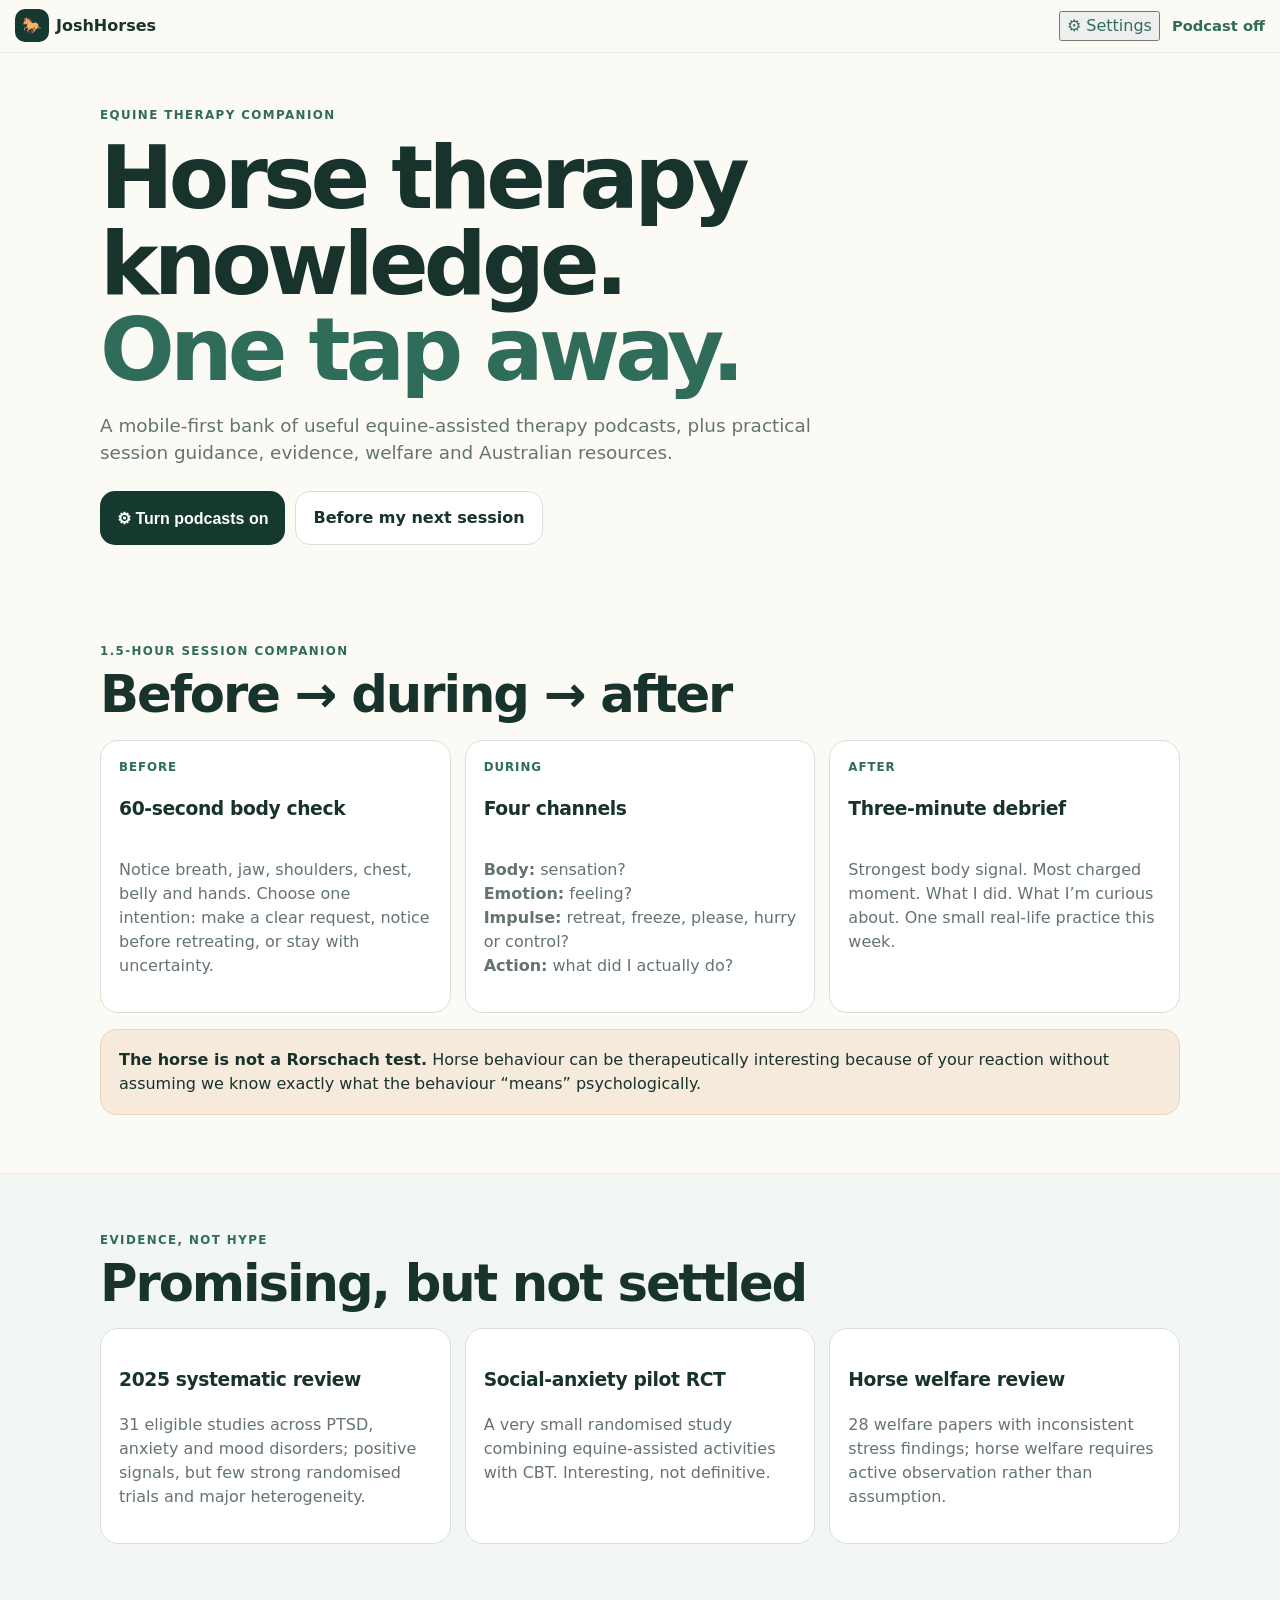
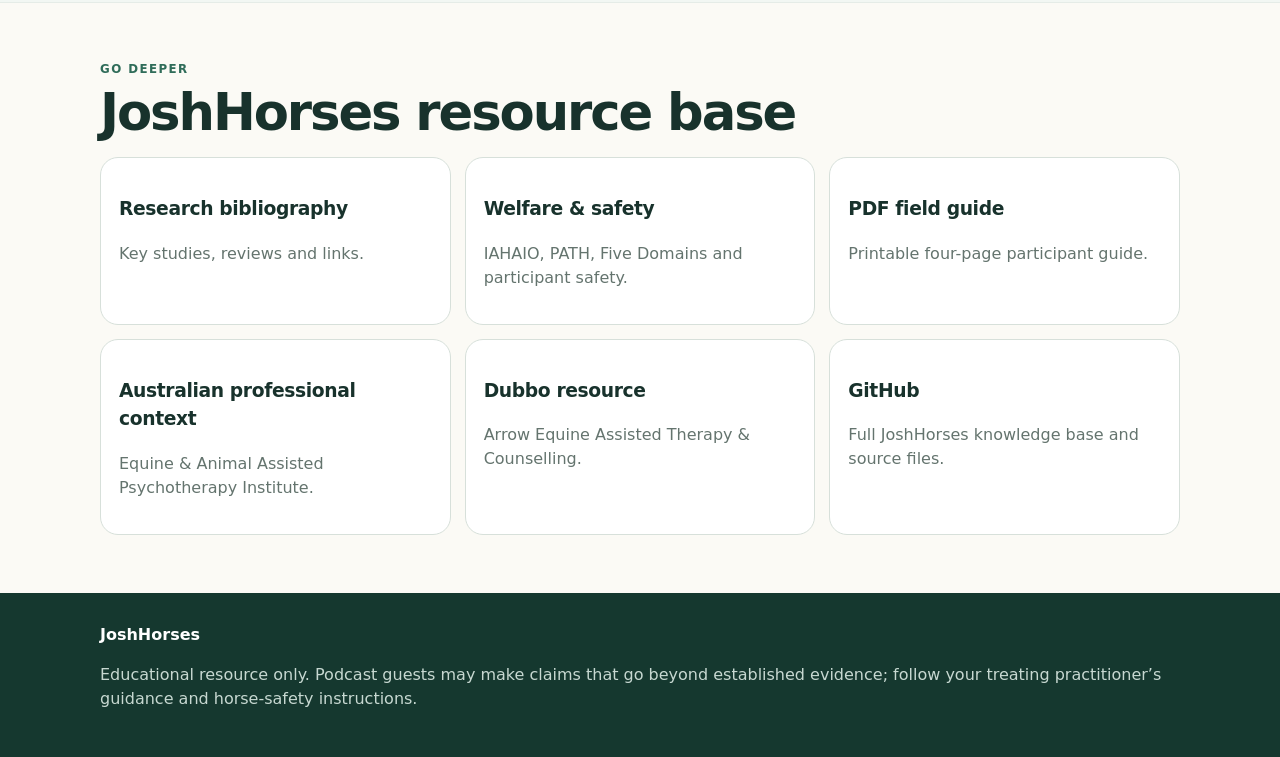
<file: index.html>
<!doctype html>
<html lang="en-AU">
<head>
  <meta charset="utf-8">
  <meta name="viewport" content="width=device-width,initial-scale=1,viewport-fit=cover">
  <meta name="theme-color" content="#15382f">
  <meta name="description" content="JoshHorses — equine therapy podcast bank, evidence and session companion.">
  <title>JoshHorses — Horse Therapy Podcast Bank</title>
  <style>
    :root{--deep:#15382f;--leaf:#2f6c59;--ink:#18322c;--muted:#64746e;--cream:#fbfaf5;--mist:#f2f7f3;--line:#d7e0da;--gold:#b77a32;--sage:#dce9df}
    *{box-sizing:border-box}
    html{scroll-behavior:smooth}
    body{margin:0;font-family:system-ui,-apple-system,Segoe UI,sans-serif;background:var(--cream);color:var(--ink);line-height:1.5}
    a{color:inherit}
    .wrap{width:min(1080px,calc(100% - 28px));margin:auto}
    .top{position:sticky;top:0;z-index:20;display:flex;justify-content:space-between;align-items:center;gap:10px;padding:11px 15px;background:#fbfaf5ee;backdrop-filter:blur(14px);border-bottom:1px solid #15382f14}
    .brand{font-weight:900;text-decoration:none}.brand b{background:var(--deep);color:white;border-radius:10px;padding:7px;margin-right:7px}
    .top-actions{display:flex;align-items:center;gap:12px}.top button{font:inherit}
    .hero{padding:54px 0 40px}.eyebrow{font-size:.74rem;text-transform:uppercase;letter-spacing:.12em;font-weight:900;color:var(--leaf)}
    h1{font-size:clamp(2.6rem,8vw,5.5rem);line-height:.98;letter-spacing:-.055em;margin:10px 0 18px}h1 span{color:var(--leaf)}
    h2{font-size:clamp(2rem,5vw,3.2rem);letter-spacing:-.04em;line-height:1.05;margin:7px 0 18px}h3{letter-spacing:-.02em}
    .lead{font-size:1.15rem;color:var(--muted);max-width:760px}.btn{border:0;border-radius:15px;padding:14px 17px;font-weight:900;font-size:1rem;text-decoration:none;display:inline-flex;justify-content:center;align-items:center;cursor:pointer}
    .primary{background:var(--deep);color:white}.secondary{background:white;border:1px solid var(--line)}.hero-actions{display:flex;gap:10px;flex-wrap:wrap;margin-top:24px}
    .section{padding:58px 0}.alt{background:var(--mist);border-block:1px solid #e5ece7}
    .section-heading{display:flex;align-items:flex-start;justify-content:space-between;gap:16px}.podcast-close{border:1px solid var(--line);background:white;color:var(--ink);width:44px;height:44px;border-radius:50%;font-size:1.55rem;line-height:1;cursor:pointer;flex:0 0 auto}
    .player{background:var(--deep);color:white;border-radius:24px;padding:22px;display:grid;grid-template-columns:1.1fr .9fr;gap:22px;align-items:center}.player p{color:#cfe0d9}.player .meta{color:#9fd0bc;font-weight:900;text-transform:uppercase;font-size:.75rem;letter-spacing:.08em}.player .open{background:white;color:var(--deep)}
    .shuffle{display:block;width:100%;margin:16px 0 18px;background:linear-gradient(135deg,#f2b65a,#d79036);color:#2d1d0d;font-size:clamp(1.08rem,4vw,1.45rem);padding:18px;box-shadow:0 10px 24px #b77a3230}
    .tools{display:flex;gap:10px;margin:18px 0 8px}.tools input,.tools select{width:100%;padding:12px;border-radius:12px;border:1px solid var(--line);font:inherit;background:white}.count{color:var(--muted);font-weight:750}
    .grid{display:grid;grid-template-columns:repeat(3,1fr);gap:14px}.card{background:white;border:1px solid var(--line);border-radius:18px;padding:18px;display:flex;flex-direction:column}.card .meta{font-size:.74rem;text-transform:uppercase;letter-spacing:.08em;font-weight:900;color:var(--leaf)}.card p{color:var(--muted);flex:1}.card.playing{border:2px solid var(--gold);box-shadow:0 10px 24px #b77a3220}
    .actions{display:flex;gap:8px;align-items:center}.play{border:0;background:var(--deep);color:white;border-radius:10px;padding:10px 12px;font-weight:850;cursor:pointer}.openlink{font-weight:850;color:var(--leaf);text-decoration:none;font-size:.92rem}
    .triptych{display:grid;grid-template-columns:repeat(3,1fr);gap:14px}.triptych .card{min-height:210px}.quote{padding:18px;border-radius:16px;background:#f6eadd;border:1px solid #ead3bd;margin-top:16px}
    .resources{display:grid;grid-template-columns:repeat(3,1fr);gap:14px}.resources a{text-decoration:none}.resource{background:white;border:1px solid var(--line);padding:18px;border-radius:18px;height:100%}.resource p{color:var(--muted)}
    footer{padding:30px 0;background:var(--deep);color:white}footer p{color:#c7d8d1}
    dialog{border:0;padding:0;border-radius:22px;width:min(520px,calc(100vw - 28px));box-shadow:0 24px 80px #10251f55;color:var(--ink)}dialog::backdrop{background:#10251f99;backdrop-filter:blur(3px)}
    .settings-card{padding:22px;background:var(--cream)}.settings-head{display:flex;align-items:center;justify-content:space-between;gap:12px;margin-bottom:12px}.settings-head h2{font-size:1.7rem;margin:0}.icon-btn{border:1px solid var(--line);background:white;width:42px;height:42px;border-radius:50%;font-size:1.4rem;cursor:pointer}.setting-row{display:flex;justify-content:space-between;align-items:center;gap:18px;background:white;border:1px solid var(--line);border-radius:16px;padding:16px}.setting-row strong{display:block}.setting-row small{display:block;color:var(--muted);margin-top:3px}.setting-row input{width:22px;height:22px;accent-color:var(--deep)}.settings-done{width:100%;margin-top:14px}
    [hidden]{display:none!important}
    button:focus-visible,a:focus-visible,input:focus-visible,select:focus-visible{outline:3px solid #4fae8c;outline-offset:3px}
    @media(max-width:800px){.player,.grid,.triptych,.resources{grid-template-columns:1fr}.hero{padding-top:40px}.section{padding:46px 0}.tools{flex-direction:column}.btn{width:100%}.player{padding:18px}.top-actions{gap:8px}.top .openlink{font-size:.84rem}}
  </style>
</head>
<body>
  <header class="top">
    <a class="brand" href="#"><b>🐎</b>JoshHorses</a>
    <div class="top-actions">
      <button id="settingsButton" class="openlink" type="button">⚙ Settings</button>
      <a id="listenNav" href="#listen" class="openlink">Listen</a>
    </div>
  </header>

  <main>
    <section class="hero wrap">
      <div class="eyebrow">Equine therapy companion</div>
      <h1>Horse therapy knowledge.<br><span>One tap away.</span></h1>
      <p class="lead">A mobile-first bank of useful equine-assisted therapy podcasts, plus practical session guidance, evidence, welfare and Australian resources.</p>
      <div class="hero-actions">
        <button id="heroPodcast" class="btn primary" type="button">🎧 Choose a podcast</button>
        <a href="#session" class="btn secondary">Before my next session</a>
      </div>
    </section>

    <section class="section alt" id="listen" hidden>
      <div class="wrap">
        <div class="section-heading">
          <div>
            <div class="eyebrow">Listen now</div>
            <h2>25 directly playable horse-therapy episodes</h2>
          </div>
          <button id="closePodcast" class="podcast-close" type="button" aria-label="Close podcast bank" title="Close podcast bank">×</button>
        </div>
        <article class="player">
          <div>
            <div id="playerMeta" class="meta">Introduction · 45 min · Mental Health</div>
            <h3 id="playerTitle">Horse Assisted Therapy with Jane Faulkner — Part 1</h3>
            <p id="playerDesc">Australian equine-assisted therapist Jane Faulkner on grounding, present-moment awareness and what horse-assisted therapy can look like.</p>
            <a id="playerOpen" class="btn open" target="_blank" rel="noopener" href="https://open.spotify.com/episode/5wGPapGp6mo71b4FYA3wBO">Open in Spotify</a>
          </div>
          <iframe id="playerFrame" title="Spotify horse therapy episode" style="border-radius:12px" width="100%" height="152" frameborder="0" allow="autoplay; clipboard-write; encrypted-media; fullscreen; picture-in-picture" loading="lazy"></iframe>
        </article>
        <button id="shuffle" class="btn shuffle">🎲 Listen to different horse therapy podcast</button>
        <div class="tools">
          <input id="search" type="search" placeholder="Search anxiety, trauma, boundaries, Australia…">
          <select id="filter"></select>
        </div>
        <p id="count" class="count"></p>
        <div id="bank" class="grid"></div>
      </div>
    </section>

    <section class="section wrap" id="session">
      <div class="eyebrow">1.5-hour session companion</div>
      <h2>Before → during → after</h2>
      <div class="triptych">
        <article class="card"><div class="meta">Before</div><h3>60-second body check</h3><p>Notice breath, jaw, shoulders, chest, belly and hands. Choose one intention: make a clear request, notice before retreating, or stay with uncertainty.</p></article>
        <article class="card"><div class="meta">During</div><h3>Four channels</h3><p><strong>Body:</strong> sensation?<br><strong>Emotion:</strong> feeling?<br><strong>Impulse:</strong> retreat, freeze, please, hurry or control?<br><strong>Action:</strong> what did I actually do?</p></article>
        <article class="card"><div class="meta">After</div><h3>Three-minute debrief</h3><p>Strongest body signal. Most charged moment. What I did. What I’m curious about. One small real-life practice this week.</p></article>
      </div>
      <div class="quote"><strong>The horse is not a Rorschach test.</strong> Horse behaviour can be therapeutically interesting because of your reaction without assuming we know exactly what the behaviour “means” psychologically.</div>
    </section>

    <section class="section alt">
      <div class="wrap">
        <div class="eyebrow">Evidence, not hype</div>
        <h2>Promising, but not settled</h2>
        <div class="resources">
          <a href="https://pmc.ncbi.nlm.nih.gov/articles/PMC12410245/" target="_blank"><article class="resource"><h3>2025 systematic review</h3><p>31 eligible studies across PTSD, anxiety and mood disorders; positive signals, but few strong randomised trials and major heterogeneity.</p></article></a>
          <a href="https://pubmed.ncbi.nlm.nih.gov/26386749/" target="_blank"><article class="resource"><h3>Social-anxiety pilot RCT</h3><p>A very small randomised study combining equine-assisted activities with CBT. Interesting, not definitive.</p></article></a>
          <a href="https://www.sciencedirect.com/science/article/pii/S0168159124002727" target="_blank"><article class="resource"><h3>Horse welfare review</h3><p>28 welfare papers with inconsistent stress findings; horse welfare requires active observation rather than assumption.</p></article></a>
        </div>
      </div>
    </section>

    <section class="section wrap">
      <div class="eyebrow">Go deeper</div>
      <h2>JoshHorses resource base</h2>
      <div class="resources">
        <a href="https://github.com/joshualparris/JoshHorses/blob/main/resources/research-bibliography.md" target="_blank"><article class="resource"><h3>Research bibliography</h3><p>Key studies, reviews and links.</p></article></a>
        <a href="https://github.com/joshualparris/JoshHorses/blob/main/resources/horse-welfare-and-safety.md" target="_blank"><article class="resource"><h3>Welfare & safety</h3><p>IAHAIO, PATH, Five Domains and participant safety.</p></article></a>
        <a href="https://raw.githubusercontent.com/joshualparris/JoshHorses/main/downloads/JoshHorses_Field_Guide.pdf" target="_blank"><article class="resource"><h3>PDF field guide</h3><p>Printable four-page participant guide.</p></article></a>
        <a href="https://www.equinepsychotherapy.net.au/" target="_blank"><article class="resource"><h3>Australian professional context</h3><p>Equine & Animal Assisted Psychotherapy Institute.</p></article></a>
        <a href="https://www.arrowequinetherapy.com.au/" target="_blank"><article class="resource"><h3>Dubbo resource</h3><p>Arrow Equine Assisted Therapy & Counselling.</p></article></a>
        <a href="https://github.com/joshualparris/JoshHorses" target="_blank"><article class="resource"><h3>GitHub</h3><p>Full JoshHorses knowledge base and source files.</p></article></a>
      </div>
    </section>
  </main>

  <footer><div class="wrap"><strong>JoshHorses</strong><p>Educational resource only. Podcast guests may make claims that go beyond established evidence; follow your treating practitioner’s guidance and horse-safety instructions.</p></div></footer>

  <dialog id="appSettings" aria-labelledby="settingsTitle">
    <div class="settings-card">
      <div class="settings-head">
        <h2 id="settingsTitle">Settings</h2>
        <button id="settingsClose" class="icon-btn" type="button" aria-label="Close settings">×</button>
      </div>
      <label class="setting-row">
        <span><strong>Podcast bank</strong><small>Optional. Off by default. Turn it on here; use × in the podcast section to close it again.</small></span>
        <input id="podcastEnabled" type="checkbox" aria-label="Show podcast bank">
      </label>
      <button id="settingsDone" class="btn primary settings-done" type="button">Done</button>
    </div>
  </dialog>

  <script>
    const episodes=[
      {"id":"5wGPapGp6mo71b4FYA3wBO","cat":"Introduction","duration":"45 min","title":"Horse Assisted Therapy with Jane Faulkner — Part 1","show":"Mental Health","text":"Australian equine-assisted therapist Jane Faulkner on grounding, present-moment awareness and what horse-assisted therapy can look like."},
      {"id":"3wCSMgGdENUvoTlOY9YKMt","cat":"Trauma","duration":"34 min","title":"Horses for healing: lessons from equine therapy","show":"Mastering Change","text":"Trauma-informed counsellor and equine therapist Rianne Sibma-de Vries on presence, healing and horse-assisted work."},
      {"id":"23LJ06VD7CrZzutHT1SAb0","cat":"Relationships","duration":"50 min","title":"Healing trauma & showing up authentically via equine therapy","show":"Blush","text":"Courtney Clifford discusses trauma, attachment, intuition and relationships through equine therapy."},
      {"id":"1onSXutVQdYDVC4HlTUaGl","cat":"Trauma","duration":"36 min","title":"Finding Healing in Horses with Dr. Rebecca Bailey","show":"Veterinary Compassion Project","text":"A trauma therapist discusses horses, complex trauma and connection."},
      {"id":"3GyriK95G8BiUjKhqaeCvA","cat":"Neurodiversity","duration":"1 h 39","title":"Your Brain, Your Way — Dr. Chantel Prat","show":"Equine Assisted World","text":"Neuroscience, neurodiversity, curiosity and healing in an equine-assisted context."},
      {"id":"5HgzKKSysUN1UzeUsP5EHz","cat":"Trauma","duration":"42 min","title":"Straight from the Horse’s Mouth — Benefits of Equine Therapy","show":"Wellness Warrior","text":"LCSW Debbie Cunningham discusses using equine therapy in trauma treatment."},
      {"id":"7qVry7mesO5arLHdlBPyj4","cat":"Attachment","duration":"42 min","title":"Dr. Dana Kasper and Keith Shaw","show":"Mental Healthy","text":"Pediatric trauma, attachment theory and equine-assisted psychotherapy."},
      {"id":"4h4BWaud6wI2t2Ekef9HDp","cat":"Anxiety","duration":"2 h 12","title":"Curiosity Over Fear — Building Resilience in Horses and Humans","show":"Equine Assisted World","text":"Kira Julius on fear, resilience, curiosity and equine-assisted practice."},
      {"id":"0FQwVFlFAU1FuUfk7dS5Pj","cat":"Nervous system","duration":"52 min","title":"Polyvagal Theory, Equine Therapy & Trauma Recovery","show":"The Infinite Approach","text":"Dr. Rebecca Bailey on autonomic regulation, connection and trauma recovery."},
      {"id":"2yN7DOfg9ZQidRWQMdslyw","cat":"PTSD","duration":"48 min","title":"Harnessing Healing: Equine Therapy & Mental Wellness","show":"E11evate","text":"A conversation about equine-assisted therapy, PTSD and mental wellness."},
      {"id":"7h760P0KUxsg3DOxwTSAQa","cat":"Practice","duration":"2 h 18","title":"Joell Dunlap — Square Peg Foundation","show":"Equine Assisted World","text":"A deep look at a pioneering equine-assisted program and thoughtful practice."},
      {"id":"63ZQsvqD2MqwRfLS08Jtc1","cat":"Trauma-informed","duration":"1 h 22","title":"Joyful Horsemanship Through a Trauma-Informed Lens","show":"Sovereign Horse","text":"Trauma-informed horsemanship and the subtleties of safety, choice and relationship."},
      {"id":"6fbs3SpXAtQo9SCvOSNski","cat":"Learning","duration":"37 min","title":"Professional Animal-Assisted Wellness Therapy Program","show":"Rhodes Wellness Podcast","text":"Carla Webb on equine-facilitated learning, wellness and professional practice."},
      {"id":"4jWaISYMPIYTAJ9Ru8hj6v","cat":"Evidence","duration":"50 min","title":"Science behind equine-assisted learning & mental health","show":"Horse Power","text":"Shannon Knapp on research, mental health, HeartMath claims and scope of practice."},
      {"id":"1Ro2BaUCDGNuS7jctksmR7","cat":"Self-awareness","duration":"1 h 25","title":"The Wisdom of Horses: Healing, Self Love & Sovereignty","show":"Self Love Podcast","text":"Australian equine-assisted therapist Noni Boon on self-awareness and personal change."},
      {"id":"6lyfieL25pLG3vilBOxavd","cat":"Introduction","duration":"26 min","title":"Healing with horses","show":"The Conversation","text":"A concise discussion with women using horses in physical and mental-health work."},
      {"id":"47rJ52lwBSxvUC7CC5TZrX","cat":"Experiential","duration":"56 min","title":"The Healing Power of Animals: Equine Therapy","show":"HEAL with Kelly","text":"Kate Neligan discusses equine therapy alongside spiritual-psychology ideas; stronger energetic claims should be treated cautiously."},
      {"id":"2MWpBfQ6UnI90lTVEwdi8I","cat":"Programs","duration":"54 min","title":"Kingman’s Healing Hooves","show":"Horses in the Morning","text":"An equine-assisted therapy nonprofit supporting veterans, cancer survivors and others."},
      {"id":"05kJfYDSI8S6jmKBl0yp63","cat":"Connection","duration":"1 h 56","title":"Warwick Schiller on Attunement, Connection & Trust","show":"Equine Assisted World","text":"Attunement, connection, trust and nervous-system-aware horsemanship."},
      {"id":"3ug9FRDuFC8oG8ZJBQ6jjN","cat":"Australia","duration":"1 h 38","title":"Heather Lucass","show":"The Journey On Podcast","text":"Brisbane psychotherapist Heather Lucass on creating safe space for healing in the presence of horses."},
      {"id":"3IhCmHFNJLrmcVv1hcwWLX","cat":"Connection","duration":"1 h 44","title":"Warwick Schiller — Attuned Horsemanship","show":"Equine Assisted World","text":"A longer discussion of attunement and what people can learn about themselves through horses."},
      {"id":"0yRVWxonKdGxEHILVBxKdG","cat":"Relationships","duration":"2 h 12","title":"Kim Barthel — Relationship Matters","show":"Equine Assisted World","text":"Neuroscience, safety, trauma and the power of relationships."},
      {"id":"0aIJPnCQAHCiHESsEpUNih","cat":"Body awareness","duration":"2 h","title":"Mary Wanless on Rider Biomechanics, Flow & Feel","show":"Equine Assisted World","text":"More horsemanship-adjacent, but useful for body awareness, feel and embodied attention."},
      {"id":"4tLu6sNdGk0xFFuGi3NSZu","cat":"Nervous system","duration":"1 h 28","title":"Understanding the Power of the Nervous System — Warwick Schiller","show":"Holistic Horsemanship & Husbandry","text":"Nervous-system regulation, emotional awareness and the shift from correcting behaviour to understanding it."},
      {"id":"5DmetZvAMl1FWqZGSvXEVB","cat":"PTSD","duration":"47 min","title":"Nature’s Healers — The Transformative Power of Horses","show":"Hometown Hero Outdoors","text":"Sally Mixon discusses equine work with military personnel and first responders experiencing PTSD, trauma, anxiety and depression."}
    ];

    const PODCAST_PREF='joshhorses-podcast-enabled-v1';
    let current=0;
    const title=document.getElementById('playerTitle');
    const desc=document.getElementById('playerDesc');
    const meta=document.getElementById('playerMeta');
    const frame=document.getElementById('playerFrame');
    const open=document.getElementById('playerOpen');
    const bank=document.getElementById('bank');
    const search=document.getElementById('search');
    const filter=document.getElementById('filter');
    const count=document.getElementById('count');
    const listenSection=document.getElementById('listen');
    const podcastEnabled=document.getElementById('podcastEnabled');
    const settings=document.getElementById('appSettings');
    const listenNav=document.getElementById('listenNav');
    const heroPodcast=document.getElementById('heroPodcast');

    const cats=[...new Set(episodes.map(e=>e.cat))].sort();
    filter.innerHTML='<option>All topics</option>'+cats.map(c=>`<option>${c}</option>`).join('');

    function url(e){return `https://open.spotify.com/episode/${e.id}`}

    function isPodcastEnabled(){return localStorage.getItem(PODCAST_PREF)==='true'}

    function syncPlayerSource(){
      if(!isPodcastEnabled()){
        frame.removeAttribute('src');
        return;
      }
      const ep=episodes[current];
      frame.src=`https://open.spotify.com/embed/episode/${ep.id}?theme=0`;
    }

    function setPodcastEnabled(enabled,{scroll=false}={}){
      localStorage.setItem(PODCAST_PREF,enabled?'true':'false');
      podcastEnabled.checked=enabled;
      listenSection.hidden=!enabled;
      listenNav.textContent=enabled?'Listen':'Podcast off';
      heroPodcast.textContent=enabled?'🎧 Choose a podcast':'⚙ Turn podcasts on';
      if(enabled){
        syncPlayerSource();
        if(scroll)listenSection.scrollIntoView({behavior:'smooth',block:'start'});
      }else{
        frame.removeAttribute('src');
      }
    }

    function openSettings(){
      podcastEnabled.checked=isPodcastEnabled();
      if(typeof settings.showModal==='function')settings.showModal();
      else settings.setAttribute('open','');
    }

    function closeSettings(){
      if(typeof settings.close==='function')settings.close();
      else settings.removeAttribute('open');
    }

    function play(i,scroll=true){
      current=i;
      const e=episodes[i];
      title.textContent=e.title;
      desc.textContent=e.text;
      meta.textContent=`${e.cat} · ${e.duration} · ${e.show}`;
      open.href=url(e);
      syncPlayerSource();
      render();
      if(scroll&&isPodcastEnabled())listenSection.scrollIntoView({behavior:'smooth'});
    }

    function random(){
      let n=current;
      while(n===current&&episodes.length>1)n=Math.floor(Math.random()*episodes.length);
      play(n,false);
    }

    function render(){
      const q=search.value.toLowerCase().trim(),c=filter.value;
      const rows=episodes.map((e,i)=>({...e,i})).filter(e=>(c==='All topics'||e.cat===c)&&(!q||`${e.title} ${e.show} ${e.text} ${e.cat}`.toLowerCase().includes(q)));
      count.textContent=`${rows.length} directly playable episode${rows.length===1?'':'s'}`;
      bank.innerHTML=rows.map(e=>`<article class="card ${e.i===current?'playing':''}"><div class="meta">${e.cat} · ${e.duration}</div><h3>${e.title}</h3><p><strong>${e.show}</strong><br>${e.text}</p><div class="actions"><button class="play" data-i="${e.i}">▶ Play here</button><a class="openlink" href="${url(e)}" target="_blank" rel="noopener">Spotify ↗</a></div></article>`).join('');
    }

    bank.addEventListener('click',e=>{const b=e.target.closest('.play');if(b)play(Number(b.dataset.i))});
    search.addEventListener('input',render);
    filter.addEventListener('change',render);
    document.getElementById('shuffle').addEventListener('click',random);
    document.getElementById('settingsButton').addEventListener('click',openSettings);
    document.getElementById('settingsClose').addEventListener('click',closeSettings);
    document.getElementById('settingsDone').addEventListener('click',closeSettings);
    document.getElementById('closePodcast').addEventListener('click',()=>setPodcastEnabled(false));
    podcastEnabled.addEventListener('change',()=>setPodcastEnabled(podcastEnabled.checked,{scroll:false}));
    listenNav.addEventListener('click',e=>{
      if(!isPodcastEnabled()){
        e.preventDefault();
        openSettings();
      }
    });
    heroPodcast.addEventListener('click',()=>{
      if(isPodcastEnabled())listenSection.scrollIntoView({behavior:'smooth',block:'start'});
      else openSettings();
    });
    settings.addEventListener('click',e=>{
      if(e.target===settings)closeSettings();
    });

    render();
    setPodcastEnabled(isPodcastEnabled());
  </script>
</body>
</html>
</file>
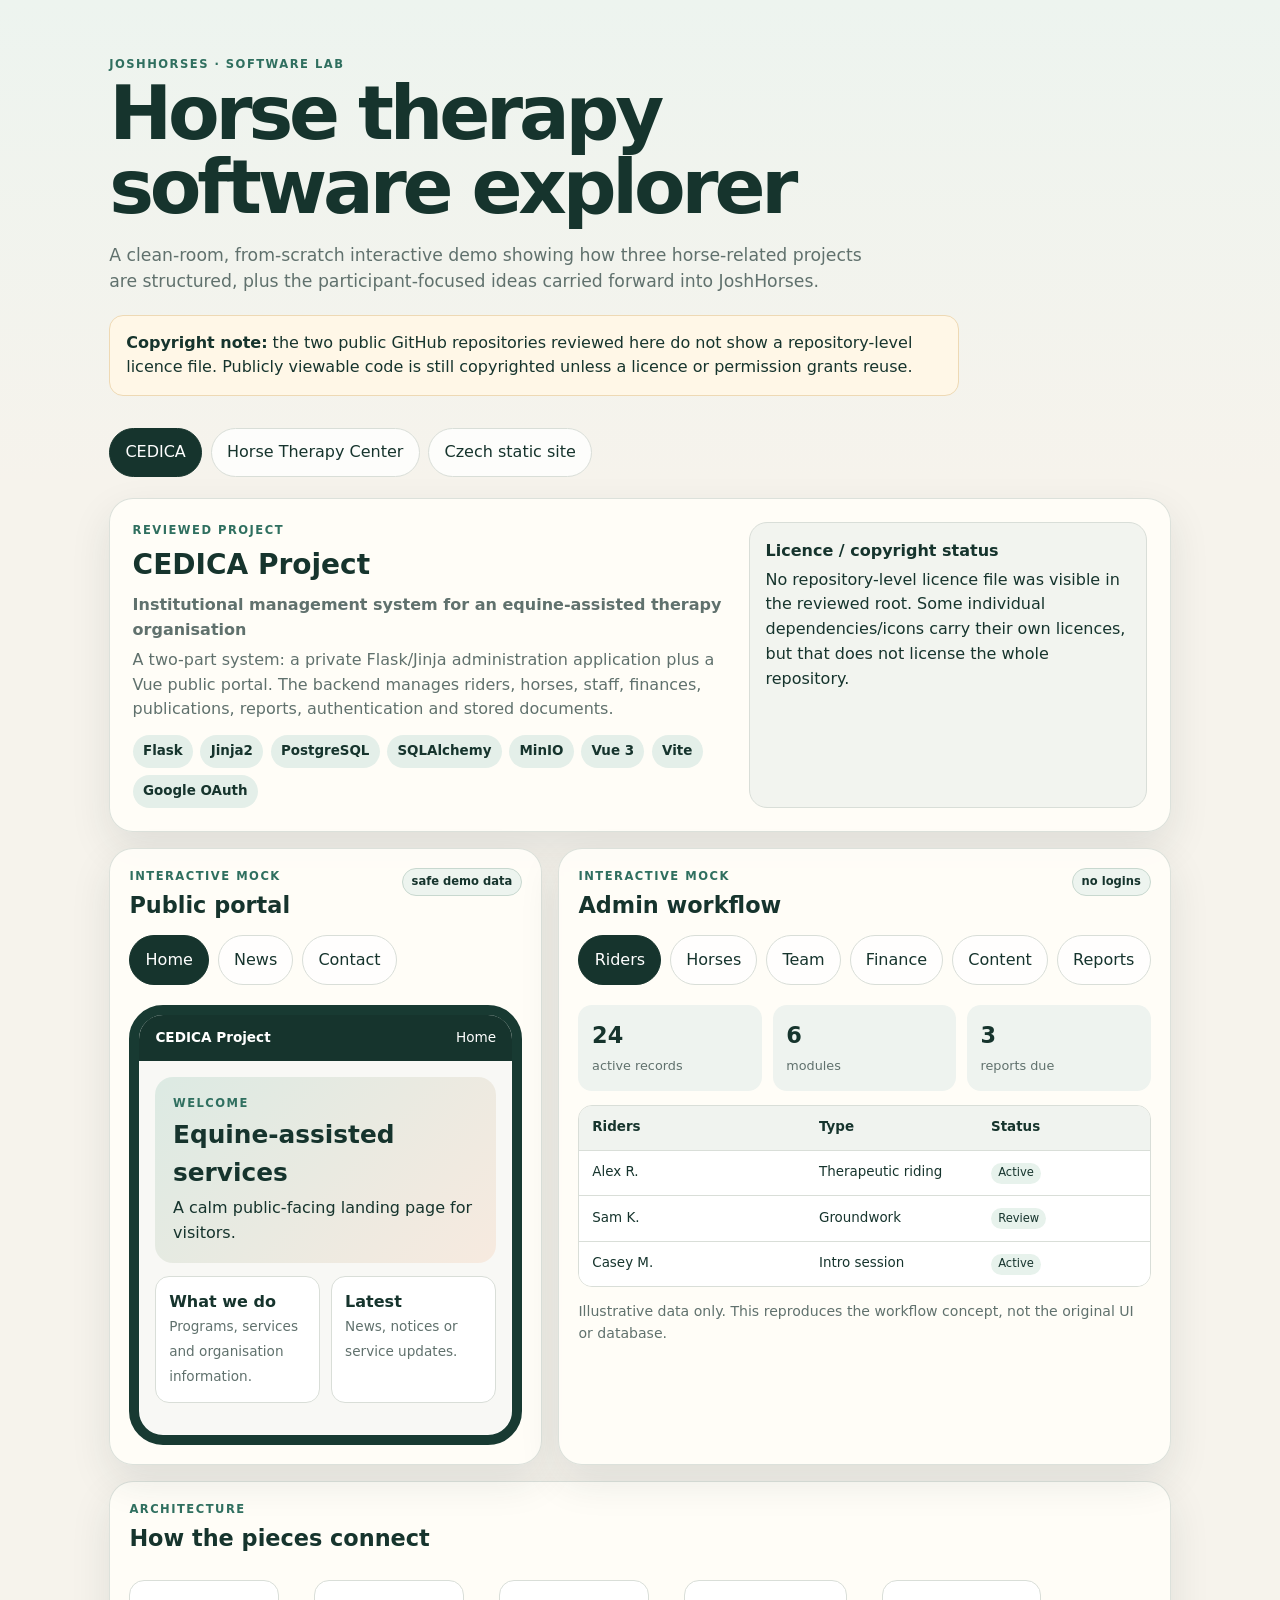
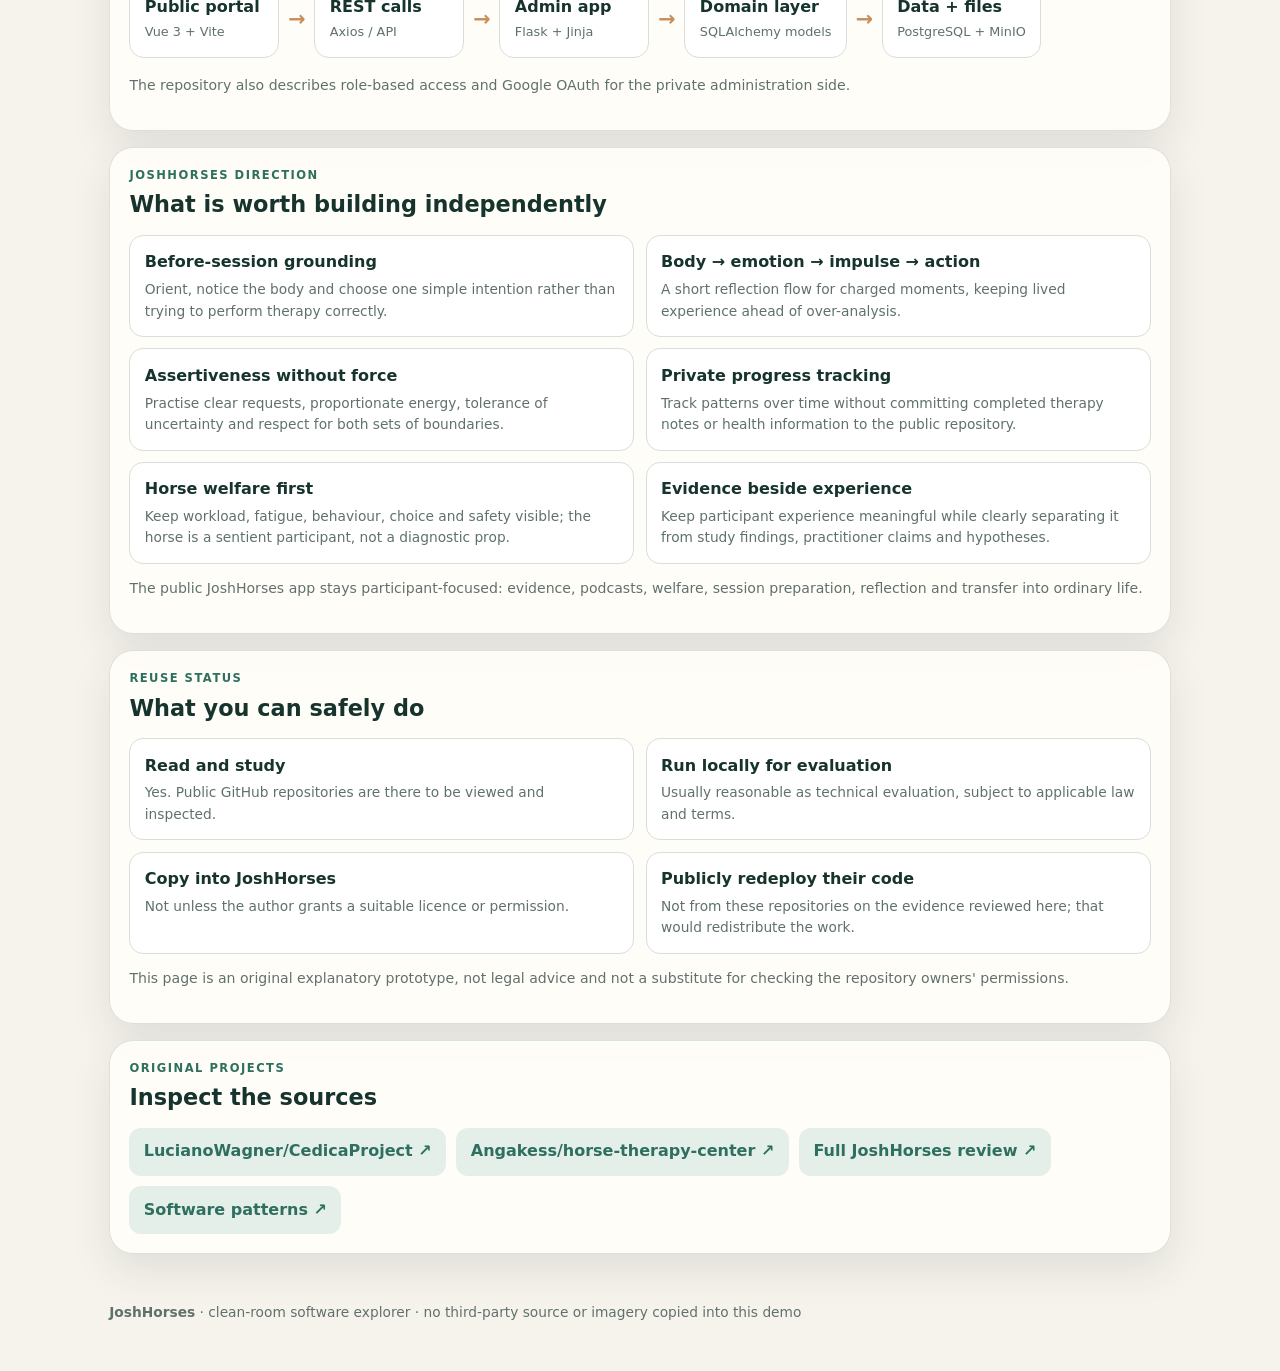
<file: software-lab/index.html>
<!doctype html>
<html lang="en">
<head>
  <meta charset="utf-8" />
  <meta name="viewport" content="width=device-width, initial-scale=1" />
  <meta name="theme-color" content="#173f35" />
  <title>Horse Therapy Software Lab | JoshHorses</title>
  <link rel="stylesheet" href="./styles.css" />
</head>
<body>
  <header class="hero">
    <div class="eyebrow">JoshHorses · software lab</div>
    <h1>Horse therapy software explorer</h1>
    <p class="lede">A clean-room, from-scratch interactive demo showing how three horse-related projects are structured, plus the participant-focused ideas carried forward into JoshHorses.</p>
    <div class="notice"><strong>Copyright note:</strong> the two public GitHub repositories reviewed here do not show a repository-level licence file. Publicly viewable code is still copyrighted unless a licence or permission grants reuse.</div>
  </header>

  <main>
    <nav class="tabs" aria-label="Project selector">
      <button class="tab active" data-project="cedica">CEDICA</button>
      <button class="tab" data-project="angakess">Horse Therapy Center</button>
      <button class="tab" data-project="czech">Czech static site</button>
    </nav>

    <section class="project-card" id="projectCard" aria-live="polite"></section>

    <section class="demo-grid">
      <article class="panel">
        <div class="panel-head"><div><div class="eyebrow">Interactive mock</div><h2>Public portal</h2></div><span class="badge">safe demo data</span></div>
        <div class="route-tabs" id="routeTabs"></div>
        <div class="phone" id="portalDemo"></div>
      </article>

      <article class="panel">
        <div class="panel-head"><div><div class="eyebrow">Interactive mock</div><h2>Admin workflow</h2></div><span class="badge">no logins</span></div>
        <div class="module-tabs" id="moduleTabs"></div>
        <div class="admin-demo" id="adminDemo"></div>
      </article>
    </section>

    <section class="panel architecture">
      <div class="panel-head"><div><div class="eyebrow">Architecture</div><h2>How the pieces connect</h2></div></div>
      <div class="flow" id="architectureFlow"></div>
      <p class="small" id="architectureNote"></p>
    </section>

    <section class="panel legal">
      <div class="panel-head"><div><div class="eyebrow">JoshHorses direction</div><h2>What is worth building independently</h2></div></div>
      <div class="legal-grid">
        <div><strong>Before-session grounding</strong><span>Orient, notice the body and choose one simple intention rather than trying to perform therapy correctly.</span></div>
        <div><strong>Body → emotion → impulse → action</strong><span>A short reflection flow for charged moments, keeping lived experience ahead of over-analysis.</span></div>
        <div><strong>Assertiveness without force</strong><span>Practise clear requests, proportionate energy, tolerance of uncertainty and respect for both sets of boundaries.</span></div>
        <div><strong>Private progress tracking</strong><span>Track patterns over time without committing completed therapy notes or health information to the public repository.</span></div>
        <div><strong>Horse welfare first</strong><span>Keep workload, fatigue, behaviour, choice and safety visible; the horse is a sentient participant, not a diagnostic prop.</span></div>
        <div><strong>Evidence beside experience</strong><span>Keep participant experience meaningful while clearly separating it from study findings, practitioner claims and hypotheses.</span></div>
      </div>
      <p class="small">The public JoshHorses app stays participant-focused: evidence, podcasts, welfare, session preparation, reflection and transfer into ordinary life.</p>
    </section>

    <section class="panel legal">
      <div class="panel-head"><div><div class="eyebrow">Reuse status</div><h2>What you can safely do</h2></div></div>
      <div class="legal-grid">
        <div><strong>Read and study</strong><span>Yes. Public GitHub repositories are there to be viewed and inspected.</span></div>
        <div><strong>Run locally for evaluation</strong><span>Usually reasonable as technical evaluation, subject to applicable law and terms.</span></div>
        <div><strong>Copy into JoshHorses</strong><span>Not unless the author grants a suitable licence or permission.</span></div>
        <div><strong>Publicly redeploy their code</strong><span>Not from these repositories on the evidence reviewed here; that would redistribute the work.</span></div>
      </div>
      <p class="small">This page is an original explanatory prototype, not legal advice and not a substitute for checking the repository owners' permissions.</p>
    </section>

    <section class="panel sources">
      <div class="panel-head"><div><div class="eyebrow">Original projects</div><h2>Inspect the sources</h2></div></div>
      <div class="source-links">
        <a href="https://github.com/LucianoWagner/CedicaProject" target="_blank" rel="noreferrer">LucianoWagner/CedicaProject ↗</a>
        <a href="https://github.com/Angakess/horse-therapy-center" target="_blank" rel="noreferrer">Angakess/horse-therapy-center ↗</a>
        <a href="https://github.com/joshualparris/JoshHorses/blob/main/archive/software-and-copyright-review-2026-09-15.md" target="_blank" rel="noreferrer">Full JoshHorses review ↗</a>
        <a href="https://github.com/joshualparris/JoshHorses/blob/main/resources/software-patterns.md" target="_blank" rel="noreferrer">Software patterns ↗</a>
      </div>
    </section>
  </main>

  <footer><strong>JoshHorses</strong> · clean-room software explorer · no third-party source or imagery copied into this demo</footer>
  <script src="./app.js"></script>
</body>
</html>
</file>
<file: software-lab/styles.css>
:root{--ink:#16342d;--muted:#60716d;--paper:#f6f3ec;--card:#fffdf8;--line:#d9ded8;--accent:#2f6f5f;--accent-soft:#e4efe9;--warm:#c88e5a;--shadow:0 16px 40px rgba(27,52,45,.10)}*{box-sizing:border-box}html{scroll-behavior:smooth}body{margin:0;color:var(--ink);background:linear-gradient(180deg,#edf4ef 0,var(--paper) 30rem);font-family:Inter,ui-sans-serif,system-ui,-apple-system,BlinkMacSystemFont,"Segoe UI",sans-serif;line-height:1.55}button,a{font:inherit}a{color:var(--accent)}.hero{padding:3.5rem 1.2rem 2rem;max-width:1100px;margin:0 auto}.hero h1{margin:.2rem 0 .7rem;max-width:760px;font-size:clamp(2.25rem,8vw,4.7rem);line-height:.98;letter-spacing:-.055em}.lede{max-width:760px;font-size:1.08rem;color:var(--muted)}.eyebrow{text-transform:uppercase;font-weight:800;letter-spacing:.13em;font-size:.72rem;color:var(--accent)}.notice{margin-top:1.25rem;max-width:850px;background:#fff7e7;border:1px solid #eed9b4;border-radius:14px;padding:.9rem 1rem}main{max-width:1100px;margin:0 auto;padding:0 1.2rem 3rem}.tabs,.route-tabs,.module-tabs{display:flex;gap:.55rem;overflow-x:auto;padding-bottom:.35rem;scrollbar-width:thin}.tab,.route-tabs button,.module-tabs button{border:1px solid var(--line);background:rgba(255,255,255,.82);color:var(--ink);border-radius:999px;padding:.7rem .95rem;white-space:nowrap;cursor:pointer}.tab.active,.route-tabs button.active,.module-tabs button.active{background:var(--ink);color:white;border-color:var(--ink)}.project-card,.panel{background:rgba(255,253,248,.94);border:1px solid rgba(217,222,216,.9);border-radius:24px;box-shadow:var(--shadow)}.project-card{margin:1rem 0;padding:1.4rem}.project-top{display:grid;grid-template-columns:1.5fr 1fr;gap:1.1rem}.project-card h2{margin:.2rem 0 .45rem;font-size:1.75rem}.project-card p{margin:.3rem 0;color:var(--muted)}.chips{display:flex;flex-wrap:wrap;gap:.45rem;margin-top:.8rem}.chip{border-radius:999px;background:var(--accent-soft);padding:.38rem .65rem;font-size:.84rem;font-weight:700}.factbox{border-radius:18px;padding:1rem;background:#f2f4ef;border:1px solid var(--line)}.factbox strong{display:block;margin-bottom:.25rem}.demo-grid{display:grid;grid-template-columns:1fr 1fr;gap:1rem;margin:1rem 0}.panel{padding:1.2rem}.panel-head{display:flex;justify-content:space-between;gap:.8rem;align-items:flex-start}.panel h2{margin:.15rem 0 .8rem;font-size:1.4rem}.badge{background:#edf4ef;border:1px solid #c8d8cf;border-radius:999px;padding:.28rem .55rem;font-size:.72rem;font-weight:800;white-space:nowrap}.phone{margin-top:.9rem;border:10px solid #183a32;border-radius:34px;min-height:440px;overflow:hidden;background:#f8f8f5;box-shadow:inset 0 0 0 1px rgba(255,255,255,.2)}.phone-top{background:var(--ink);color:white;padding:.8rem 1rem;display:flex;justify-content:space-between;font-size:.85rem}.phone-content{padding:1rem}.hero-block{border-radius:18px;padding:1.1rem;background:linear-gradient(135deg,#dceae3,#f7eadf);min-height:145px;display:flex;flex-direction:column;justify-content:flex-end}.hero-block h3{margin:.2rem 0;font-size:1.55rem}.card-row{display:grid;grid-template-columns:repeat(2,1fr);gap:.7rem;margin-top:.8rem}.mini-card{border:1px solid var(--line);border-radius:14px;padding:.8rem;background:white}.mini-card strong{display:block}.mini-card span{color:var(--muted);font-size:.85rem}.form-row{display:grid;gap:.65rem;margin-top:.9rem}.fake-input{border:1px solid var(--line);background:white;border-radius:12px;padding:.8rem;color:#87918d}.cta{display:inline-block;margin-top:.8rem;border:0;border-radius:12px;background:var(--accent);color:white;padding:.7rem .9rem;font-weight:800}.admin-demo{margin-top:.9rem}.metric-grid{display:grid;grid-template-columns:repeat(3,1fr);gap:.65rem}.metric{background:#eef3ef;border-radius:14px;padding:.85rem}.metric strong{display:block;font-size:1.4rem}.metric span{font-size:.8rem;color:var(--muted)}.table{margin-top:.85rem;border:1px solid var(--line);border-radius:14px;overflow:hidden}.row{display:grid;grid-template-columns:1.2fr .9fr .8fr;gap:.5rem;padding:.72rem .8rem;background:white;border-bottom:1px solid var(--line);font-size:.84rem}.row:last-child{border-bottom:0}.row.head{background:#f0f3ef;font-weight:800}.pill{display:inline-block;border-radius:999px;background:#e7f2ec;padding:.1rem .45rem;font-size:.72rem}.architecture,.legal,.sources{margin-top:1rem}.flow{display:flex;align-items:center;gap:.55rem;overflow-x:auto;padding:.7rem 0 .2rem}.node{flex:0 0 auto;min-width:150px;background:white;border:1px solid var(--line);border-radius:15px;padding:.9rem}.node strong,.node span{display:block}.node span{font-size:.8rem;color:var(--muted);margin-top:.15rem}.arrow{color:var(--warm);font-weight:900;font-size:1.3rem}.small{color:var(--muted);font-size:.88rem}.legal-grid{display:grid;grid-template-columns:repeat(2,1fr);gap:.7rem}.legal-grid div{border:1px solid var(--line);background:white;border-radius:14px;padding:.9rem}.legal-grid strong,.legal-grid span{display:block}.legal-grid span{color:var(--muted);font-size:.86rem;margin-top:.25rem}.source-links{display:flex;flex-wrap:wrap;gap:.65rem}.source-links a{text-decoration:none;background:var(--accent-soft);border-radius:12px;padding:.72rem .9rem;font-weight:800}footer{max-width:1100px;margin:0 auto;padding:0 1.2rem 3rem;color:var(--muted);font-size:.86rem}@media(max-width:780px){.hero{padding-top:2.2rem}.project-top,.demo-grid,.legal-grid{grid-template-columns:1fr}.metric-grid{grid-template-columns:repeat(2,1fr)}.phone{min-height:390px}}
</file>
